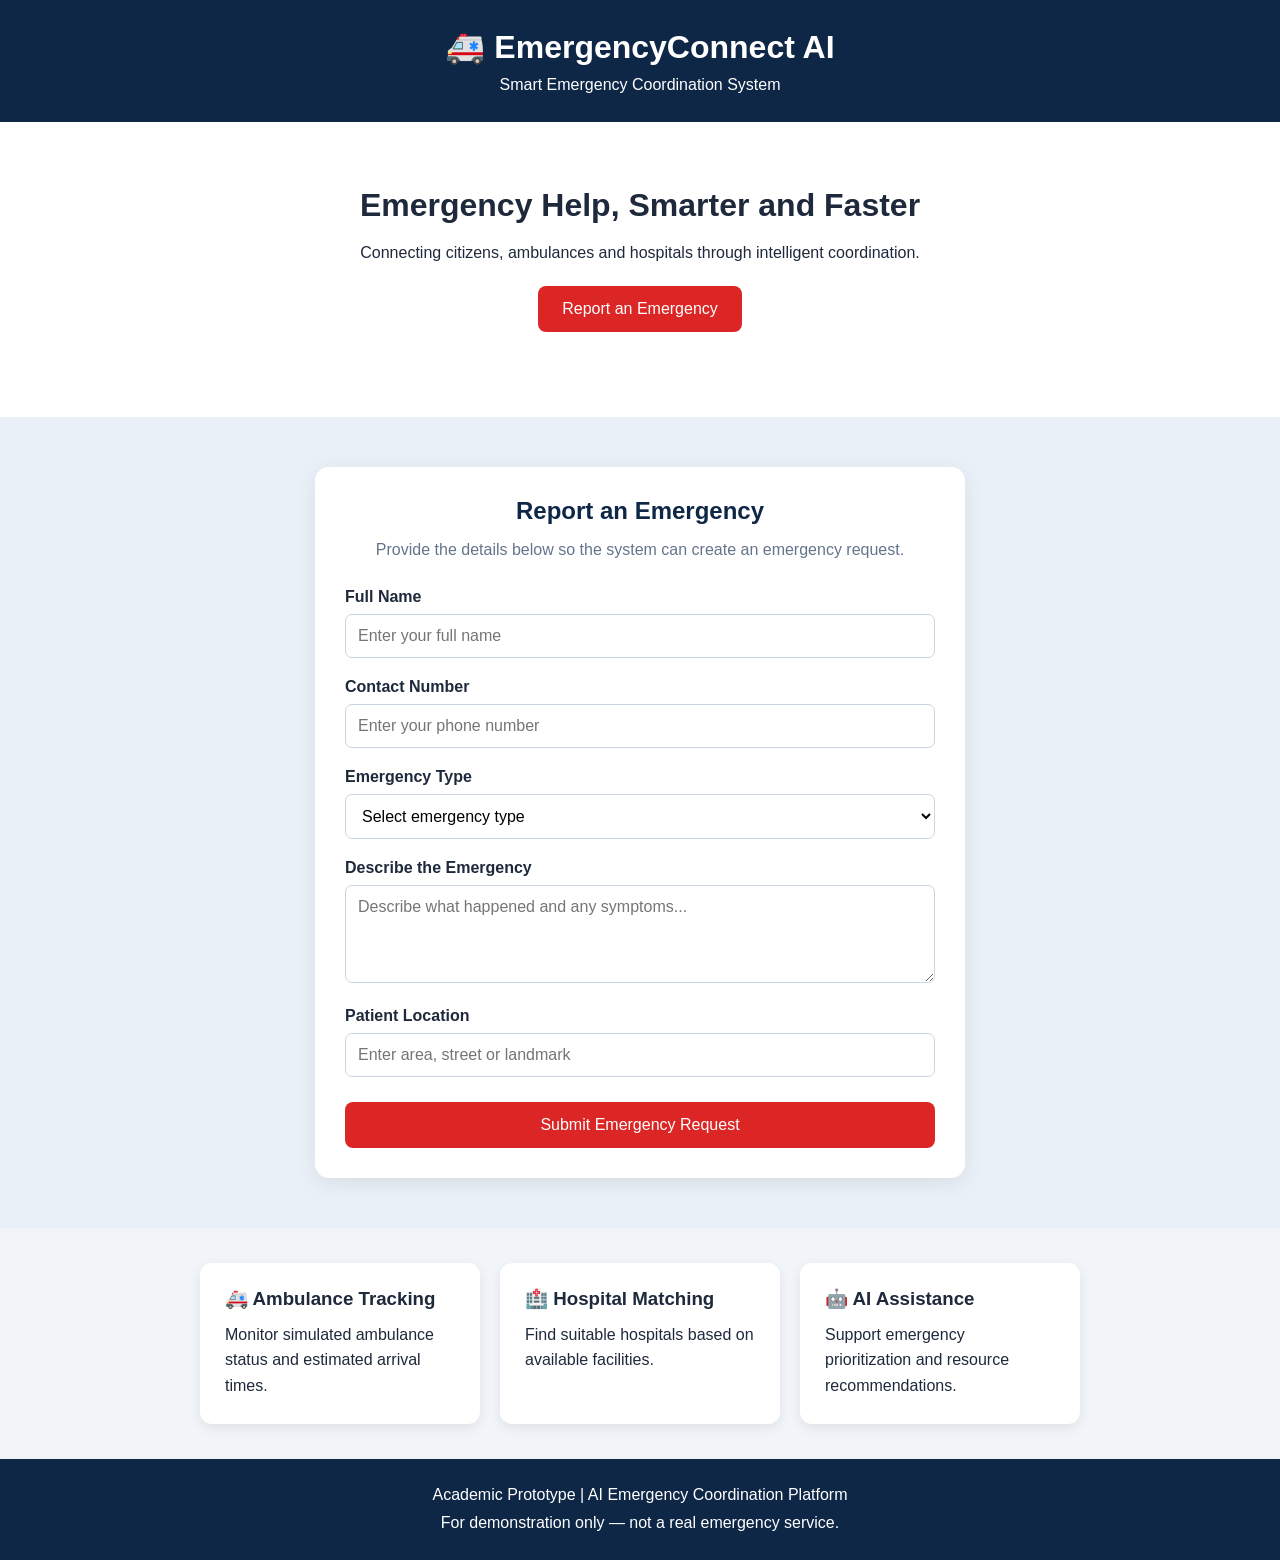
<file: index.html>
<!DOCTYPE html>
<html lang="en">
<head>
    <meta charset="UTF-8">
    <meta name="viewport" content="width=device-width, initial-scale=1.0">
    <title>AI Emergency Coordination Platform</title>
    <link rel="stylesheet" href="style.css">
</head>
<body>

    <header>
        <h1>🚑 EmergencyConnect AI</h1>
        <p>Smart Emergency Coordination System</p>
    </header>

    <main>
        <section class="hero">
            <h2>Emergency Help, Smarter and Faster</h2>
            <p>Connecting citizens, ambulances and hospitals through intelligent coordination.</p>
            <button id="emergencyBtn">Report an Emergency</button>
            <p id="message"></p>
        </section>
        <section class="report-section" id="emergency-form">
    <div class="form-container">
        <h2>Report an Emergency</h2>
        <p class="form-description">
            Provide the details below so the system can create an emergency request.
        </p>

        <form id="emergencyForm">
            <div class="form-group">
                <label for="patientName">Full Name</label>
                <input
                    type="text"
                    id="patientName"
                    placeholder="Enter your full name"
                    required
                >
            </div>

            <div class="form-group">
                <label for="phone">Contact Number</label>
                <input
                    type="tel"
                    id="phone"
                    placeholder="Enter your phone number"
                    pattern="[0-9]{10}"
                    maxlength="10"
                    inputmode="numeric"
                    title="Enter a 10-digit phone number"
                    required
                >
            </div>

            <div class="form-group">
                <label for="emergencyType">Emergency Type</label>
                <select id="emergencyType" required>
                    <option value="">Select emergency type</option>
                    <option value="Medical">Medical Emergency</option>
                    <option value="Cardiac">Cardiac Emergency</option>
                    <option value="Accident">Road Accident</option>
                    <option value="Breathing">Breathing Difficulty</option>
                    <option value="Other">Other Emergency</option>
                </select>
            </div>

            <div class="form-group">
                <label for="symptoms">Describe the Emergency</label>
                <textarea
                    id="symptoms"
                    rows="4"
                    placeholder="Describe what happened and any symptoms..."
                    required
                ></textarea>
            </div>

            <div class="form-group">
                <label for="location">Patient Location</label>
                <input
                    type="text"
                    id="location"
                    placeholder="Enter area, street or landmark"
                    required
                >
            </div>

            <button type="submit" class="submit-btn">
                Submit Emergency Request
            </button>

            <div id="formResult" role="status" aria-live="polite"></div>
        </form>
    </div>
</section>
        <section class="features">
            <div class="card">
                <h3>🚑 Ambulance Tracking</h3>
                <p>Monitor simulated ambulance status and estimated arrival times.</p>
            </div>

            <div class="card">
                <h3>🏥 Hospital Matching</h3>
                <p>Find suitable hospitals based on available facilities.</p>
            </div>

            <div class="card">
                <h3>🤖 AI Assistance</h3>
                <p>Support emergency prioritization and resource recommendations.</p>
            </div>
        </section>
    </main>

    <footer>
        <p>Academic Prototype | AI Emergency Coordination Platform</p>
        <p>For demonstration only — not a real emergency service.</p>
    </footer>

    <script src="script.js"></script>
</body>
</html>
</file>
<file: style.css>
* {
    margin: 0;
    padding: 0;
    box-sizing: border-box;
}

body {
    font-family: Arial, sans-serif;
    background: #f1f5f9;
    color: #1e293b;
}

header {
    background: #0f2747;
    color: white;
    text-align: center;
    padding: 28px 15px;
}

header h1 {
    margin-bottom: 10px;
}

.hero {
    text-align: center;
    padding: 65px 20px;
    background: white;
}

.hero h2 {
    font-size: 32px;
    margin-bottom: 15px;
}

.hero p {
    line-height: 1.7;
    margin-bottom: 20px;
}

button {
    background: #dc2626;
    color: white;
    border: none;
    padding: 14px 24px;
    border-radius: 8px;
    font-size: 16px;
    cursor: pointer;
}

button:hover {
    background: #b91c1c;
}

#message {
    margin-top: 20px;
    font-weight: bold;
}

.features {
    display: flex;
    justify-content: center;
    gap: 20px;
    padding: 35px 20px;
    flex-wrap: wrap;
}

.card {
    background: white;
    padding: 25px;
    border-radius: 12px;
    width: 280px;
    box-shadow: 0 4px 12px rgba(0, 0, 0, 0.08);
}

.card h3 {
    margin-bottom: 12px;
}

.card p {
    line-height: 1.6;
}

footer {
    text-align: center;
    padding: 22px;
    background: #0f2747;
    color: white;
    line-height: 1.8;
}

/* Emergency reporting form */

.report-section {
    padding: 50px 20px;
    background: #eaf0f7;
}

.form-container {
    max-width: 650px;
    margin: auto;
    padding: 30px;
    background: white;
    border-radius: 14px;
    box-shadow: 0 5px 20px rgba(0, 0, 0, 0.08);
}

.form-container h2 {
    text-align: center;
    margin-bottom: 12px;
    color: #0f2747;
}

.form-description {
    text-align: center;
    color: #64748b;
    line-height: 1.6;
    margin-bottom: 25px;
}

.form-group {
    margin-bottom: 20px;
}

.form-group label {
    display: block;
    font-weight: bold;
    margin-bottom: 8px;
}

.form-group input,
.form-group select,
.form-group textarea {
    width: 100%;
    padding: 12px;
    border: 1px solid #cbd5e1;
    border-radius: 7px;
    font: inherit;
    background: white;
}

.form-group input:focus,
.form-group select:focus,
.form-group textarea:focus {
    outline: 2px solid #60a5fa;
    border-color: #2563eb;
}

.form-group textarea {
    resize: vertical;
}

.submit-btn {
    width: 100%;
    margin-top: 5px;
}

#formResult {
    margin-top: 20px;
    line-height: 1.7;
    overflow-wrap: anywhere;
}

#formResult:empty {
    display: none;
}

@media (max-width: 600px) {
    .form-container {
        padding: 20px;
    }

    .hero h2 {
        font-size: 26px;
    }
}
</file>
